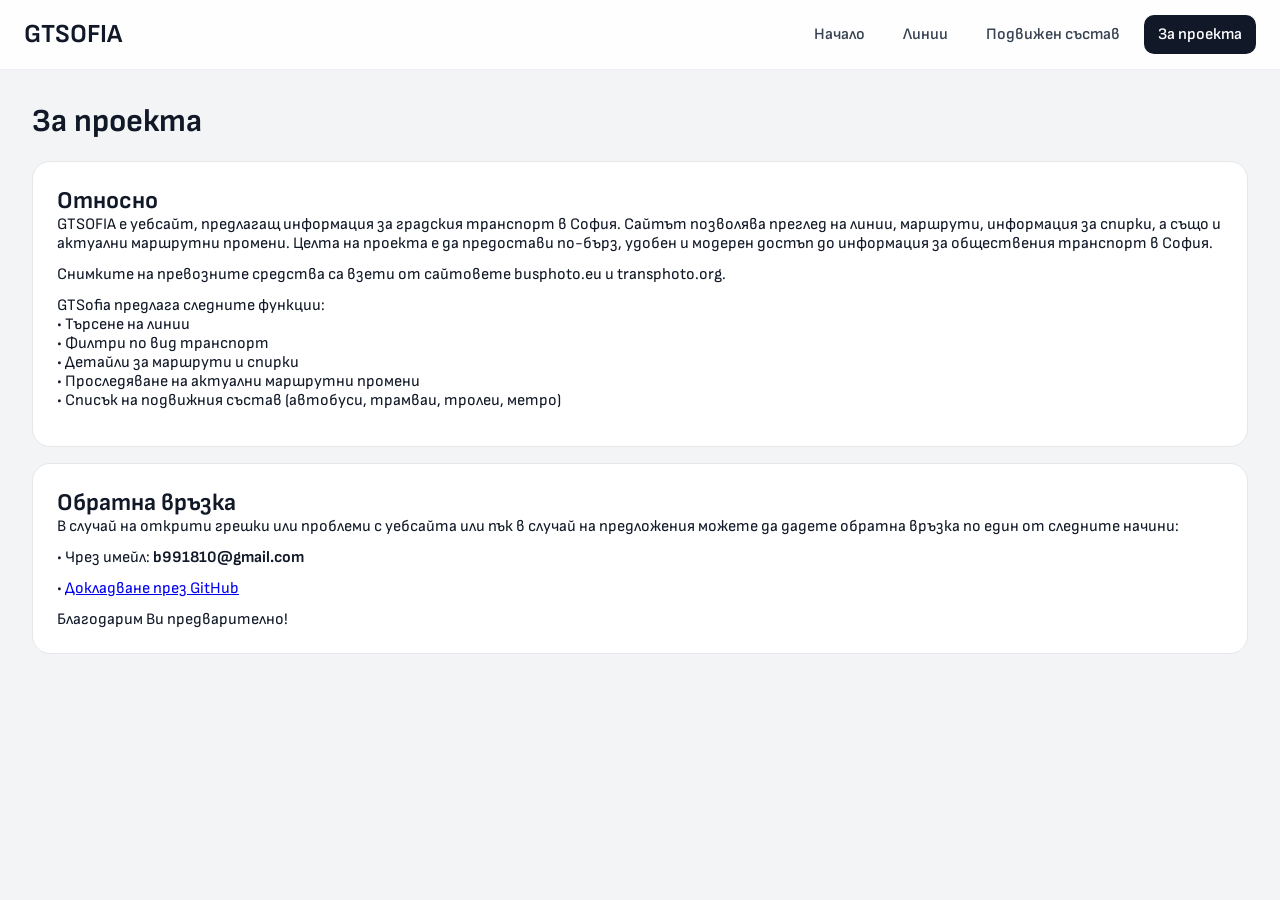
<file: about.html>
<!DOCTYPE html>
<html lang="en">
<head>
  <meta charset="UTF-8" />
  <meta name="viewport" content="width=device-width, initial-scale=1.0"/>
  <title>За проекта | GTSofia</title>

  <link href="https://fonts.googleapis.com/css2?family=Sofia+Sans:wght@400;500;600;700&display=swap" rel="stylesheet"/>
  <link rel="stylesheet" href="style.css" />
</head>

<body>

<!-- NAVBAR -->
<header class="navbar">

  <a href="index.html" class="nav-logo">GTSOFIA</a>

  <button class="nav-toggle" onclick="toggleMenu()">☰</button>

  <nav id="navMenu">
    <a href="index.html">Начало</a>
    <a href="transport.html">Линии</a>
    <a href="rolling-stock.html">Подвижен състав</a>
    <a href="about.html" class="active">За проекта</a>
  </nav>

</header>

<!-- PAGE CONTENT -->
<main class="content">

  <h1 style="margin-bottom: 20px;">За проекта</h1>

  <!-- Карта 1 -->
  <div class="info-card" style="margin-bottom: 16px;">
    <h2>Относно</h2>

    <p style="margin-bottom: 12px;">
      GTSOFIA е уебсайт, предлагащ информация за градския транспорт в София. Сайтът позволява преглед на линии, маршрути, информация за спирки, а също и актуални маршрутни промени. Целта на проекта е да предостави по-бърз, удобен и модерен достъп до информация за обществения транспорт в София.
    </p>

      <p style="margin-bottom: 12px;">
      Снимките на превозните средства са взети от сайтовете busphoto.eu и transphoto.org.
    </p>

    <p style="margin-bottom: 12px;">
      GTSofia предлага следните функции:
      <br>• Търсене на линии
      <br>• Филтри по вид транспорт
      <br>• Детайли за маршрути и спирки
      <br>• Проследяване на актуални маршрутни промени
      <br>• Списък на подвижния състав (автобуси, трамваи, тролеи, метро)
    </p>
    </div>

    <div class="info-card" style="margin-bottom: 16px;">
    <h2>Обратна връзка</h2>

        <p style="margin-bottom: 12px;">
      В случай на открити грешки или проблеми с уебсайта или пък в случай на предложения можете да дадете обратна връзка по един от следните начини:
    </p>

    <p style="margin-bottom: 12px;">
      • Чрез имейл: <strong>b991810@gmail.com</strong>
    </p>

    <p style="margin-bottom: 12px;">
      • <a href="https://github.com/ngb1639/gtsofia/issues" target="_blank">
        Докладване през GitHub
      </a>
    </p>

    <p>
      Благодарим Ви предварително!
    </p>
  </div>

</main>

<!-- NAVBAR SCRIPT -->
<script src="navbar.js"></script>

</body>
</html>
</file>
<file: style.css>
/* =========================
BASE RESET
========================= */

* {
  margin: 0;
  padding: 0;
  box-sizing: border-box;
}

body {
  font-family: "Sofia Sans", sans-serif;
  background: #f3f4f6;
  min-height: 100vh;
  color: #111827;
}

img {
  max-width: 100%;
}

/* =========================
NAVBAR
========================= */

.navbar {
  height: 70px;
  background: rgba(255, 255, 255, 0.88);
  backdrop-filter: blur(18px);
  -webkit-backdrop-filter: blur(18px);
  border-bottom: 1px solid rgba(229, 231, 235, 0.7);
  display: flex;
  align-items: center;
  justify-content: space-between;
  padding: 0 24px;
  position: sticky;
  top: 0;
  z-index: 1000;
  transition:
    background 0.3s ease,
    backdrop-filter 0.3s ease,
    box-shadow 0.3s ease;
}

.navbar.scrolled {
  background: rgba(255, 255, 255, 0.72);
  backdrop-filter: blur(22px);
  -webkit-backdrop-filter: blur(22px);
  box-shadow: 0 6px 20px rgba(0, 0, 0, 0.06);
}

.nav-logo {
  font-size: 26px;
  font-weight: 700;
  color: #111827;
  text-decoration: none;
}

.navbar nav {
  display: flex;
  gap: 10px;
}

.navbar nav a {
  text-decoration: none;
  color: #374151;
  font-weight: 600;
  padding: 10px 14px;
  border-radius: 10px;
  transition: 0.2s;
}

.navbar nav a:hover {
  background: #f3f4f6;
}

.navbar nav a.active {
  background: #111827;
  color: white;
}

.nav-toggle {
  display: none;
  font-size: 28px;
  background: none;
  border: none;
  cursor: pointer;
}

/* =========================
APP LAYOUT (TRANSPORT PAGE)
========================= */

.app {
  display: flex;
  height: calc(100vh - 70px);
}

/* =========================
SIDEBAR
========================= */

.sidebar {
  width: 360px;
  background: white;
  border-right: 1px solid #e5e7eb;
  padding: 20px;
  overflow-y: auto;
}

.logo {
  font-size: 28px;
  font-weight: 700;
  margin-bottom: 20px;
}

.search {
  width: 100%;
  height: 44px;
  border: none;
  border-radius: 12px;
  padding: 0 16px;
  background: #f3f4f6;
  font-family: "Sofia Sans", sans-serif;
  font-size: 15px;
  margin-bottom: 16px;
  outline: none;
}

.filters {
  width: 100%;
  display: flex;
  flex-wrap: wrap;
  gap: 8px;
  margin-bottom: 24px;
}

.filter-btn {
  font-family: "Sofia Sans", sans-serif;
  border: none;
  padding: 10px 14px;
  border-radius: 10px;
  background: #e5e7eb;
  font-weight: 600;
  cursor: pointer;
  transition: 0.2s;
  font-size: 15px;
}

.filter-btn:hover {
  background: #d1d5db;
}

.filter-btn.active {
  background: #111827;
  color: white;
}

.lines-grid {
  display: flex;
  flex-wrap: wrap;
  gap: 10px;
}

/* =========================
LINE PILLS
========================= */

.line-pill {
  width: 60px;
  height: 30px;
  border-radius: 6px;
  color: white;
  font-weight: 700;
  font-size: 17px;
  display: flex;
  align-items: center;
  justify-content: center;
  cursor: pointer;
  transition: 0.2s;
}

.line-pill:hover {
  transform: scale(1.05);
}

.metro-pill {
  width: 30px;
  height: 30px;
  border-radius: 999px;
  display: flex;
  align-items: center;
  justify-content: center;
  font-weight: 700;
  font-size: 17px;
  cursor: pointer;
  transition: 0.2s;
}

.metro-pill:hover {
  transform: scale(1.08);
}

/* =========================
CONTENT AREA
========================= */

.content {
  flex: 1;
  padding: 32px;
  overflow-y: auto;
}

.empty-state {
  font-family: "Sofia Sans", sans-serif;
  color: #9ca3af;
  font-size: 18px;
  margin-top: 40px;
}

/* =========================
LINE DETAILS
========================= */

.line-header {
  display: flex;
  justify-content: space-between;
  margin-bottom: 32px;

  background: white;
  border-radius: 18px;
  padding: 20px;
  box-shadow: 0 2px 10px rgba(0,0,0,0.05);
}

.line-left {
  display: flex;
  align-items: center;
  gap: 18px;
}

.switch-btn {
  font-family: "Sofia Sans", sans-serif;
  border: none;
  background: #111827;
  color: white;
  height: 42px;
  padding: 0 18px;
  border-radius: 12px;
  font-weight: 600;
  font-size: 15px;
  cursor: pointer;
}

.switch-btn:hover {
  opacity: 0.9;
}

.route-direction {
  display: flex;
  align-items: center;
  gap: 14px;
}

.direction-arrow {
  width: 15px;
  opacity: 0.7;
}

.destination-name {
  font-size: 25px;
  font-weight: 700;
}

.details-pill {
  display: flex;
  align-items: center;
  gap: 6px;
}

.details-icon {
  width: 30px;
  height: 30px;
  border-radius: 999px;
  display: flex;
  align-items: center;
  justify-content: center;
  overflow: hidden;
  background: transparent;
}

.details-icon img {
  width: 30px;
  height: 30px;
  object-fit: contain;
}

.details-number {
  width: 60px;
  height: 30px;
  border-radius: 6px;
  color: white;
  font-weight: 700;
  font-size: 17px;
  display: flex;
  align-items: center;
  justify-content: center;
}

/* =========================
STOPS
========================= */

.stops-card {
  background: white;
  border-radius: 18px;
  padding: 28px;
  box-shadow: 0 2px 10px rgba(0,0,0,0.05);
}

.stops-line {
  position: relative;
  margin-left: 12px;
}

.stops-line::before {
  content: "";
  position: absolute;
  left: 7px;
  top: 0;
  bottom: 0;
  width: 2px;
  background: #d1d5db;
}

.stop-item {
  position: relative;
  padding-left: 36px;
  padding-bottom: 28px;
}

.stop-dot {
  position: absolute;
  left: 0;
  top: 4px;
  width: 16px;
  height: 16px;
  border-radius: 999px;
  background: #111827;
  border: 4px solid white;
}

.stop-name {
  font-size: 16px;
  font-weight: 500;
}

/* =========================
HOME PAGE
========================= */

.home {
  padding: 32px;
  display: flex;
  flex-direction: column;
  gap: 24px;
}

.home-grid {
  display: grid;
  grid-template-columns: repeat(auto-fit,minmax(240px,1fr));
  gap: 20px;
}

.home-card {
  background: white;
  border-radius: 18px;
  padding: 24px;
  text-decoration: none;
  color: inherit;
  border: 1px solid #e5e7eb;
  transition: 0.2s;
}

.home-card:hover {
  transform: translateY(-4px);
}

.home-search-item:hover {
  background: #f3f4f6;
}

.home-search-row {
  display: flex;
  gap: 10px;
  margin-top: 10px;
}

.home-type-select {
  height: 44px;
  border: none;
  border-radius: 12px;
  background: #f3f4f6;
  padding: 0 14px;
  font-family: "Sofia Sans", sans-serif;
  font-size: 15px;
  font-weight: 600;
  outline: none;
}

.home-search-row .search {
  margin-bottom: 0;
  flex: 1;
}

#homeLineResults {
  max-height: 300px;
  overflow-y: auto;
}

/* =========================
PROMO CARD (HOME)
========================= */

.promo-card {
  background: white;
  border-radius: 18px;
  padding: 18px 24px;
  border: 1px solid #e5e7eb;
  width: 100%;
  display: flex;
  flex-direction: column;
  align-items: center;
  justify-content: center;
  text-align: center;
  gap: 10px;
}

.promo-logo {
  width: 64px;
  height: 64px;
  border-radius: 16px;
  margin-bottom: 12px;
}

.promo-title {
  font-size: 18px;
  font-weight: 700;
  margin-bottom: 8px;
}

.promo-text {
  font-size: 14px;
  color: #6b7280;
  margin-bottom: 16px;
}

.promo-btn {
  display: block;
  width: 100%;
  max-width: 280px;
  padding: 10px 14px;
  border: none;
  border-radius: 10px;
  background: #e5e7eb;
  color: #111827;
  font-size: 14px;
  font-weight: 600;
  text-decoration: none;
  text-align: center;
  transition: 0.2s;
}

.promo-btn:hover {
  background: #d1d5db;
}

.promo-btn.secondary {
  background: #e5e7eb;
}

.promo-btn.secondary:hover {
  background: #d1d5db;
}

.promo-actions {
  display: flex;
  gap: 10px;
  width: 100%;
  max-width: 600px;
  justify-content: center;
}

.promo-actions .promo-btn {
  flex: 1;
  max-width: none;
}

/* =========================
ROLLING STOCK
========================= */

.stock-grid {
  display: grid;
  grid-template-columns: repeat(auto-fill,minmax(280px,1fr));
  gap: 20px;
}

.stock-card {
  background: white;
  border-radius: 18px;
  overflow: hidden;
  border: 1px solid #e5e7eb;
}

.stock-image {
  width: 100%;
  height: 200px;
  object-fit: cover;
}

.stock-body {
  padding: 18px;
}

.stock-lines {
  display: flex;
  flex-wrap: wrap;
  gap: 6px;
  margin-top: 10px;
}

.stock-line-pill {
  display: flex;
  align-items: center;
  justify-content: center;
  height: 25px;
  width: 42px;
  min-width: 35px;
  padding: 0 8px;
  border-radius: 6px;
  font-weight: 700;
}

.stock-metro-pill {
  width: 28px;
  height: 28px;
  min-width: 28px;
  padding: 0;
  border-radius: 50%;
}

.stock-filters {
  display: flex;
  gap: 10px;
  flex-wrap: wrap;
  margin-bottom: 20px;
}

.stock-filters button {
  font-family: "Sofia Sans", sans-serif;
  border: none;
  padding: 10px 16px;
  border-radius: 12px;
  background: #e5e7eb;
  font-weight: 600;
  cursor: pointer;
  transition: 0.2s;
}

.stock-filters button:hover {
  background: #111827;
  color: white;
}

/* =========================
ABOUT PAGE
========================= */

.info-card {
  background: white;
  padding: 24px;
  border-radius: 18px;
  border: 1px solid #e5e7eb;
  width: 100%;
}

/* =========================
MOBILE RESPONSIVE
========================= */

@media (max-width: 900px) {

  .app {
    flex-direction: column;
    height: auto;
  }

  .sidebar {
    width: 100%;
    border-right: none;
    border-bottom: 1px solid #e5e7eb;
  }

  .content {
    padding: 16px;
  }

  .nav-toggle {
    display: block;
  }

  .navbar nav {
    display: none;
    flex-direction: column;
    width: 100%;
    margin-top: 10px;
  }

  .navbar nav.open {
    display: flex;
  }

  .navbar {
    flex-wrap: wrap;
    height: auto;
    padding: 12px 16px;
  }

  .line-header {
    flex-direction: column;
    gap: 16px;
  }

  .switch-btn {
    width: 100%;
  }

.destination-name {
  font-size: 20px;
  font-weight: 700;
}

.promo-card {
    align-items: center;
  }

}
</file>
